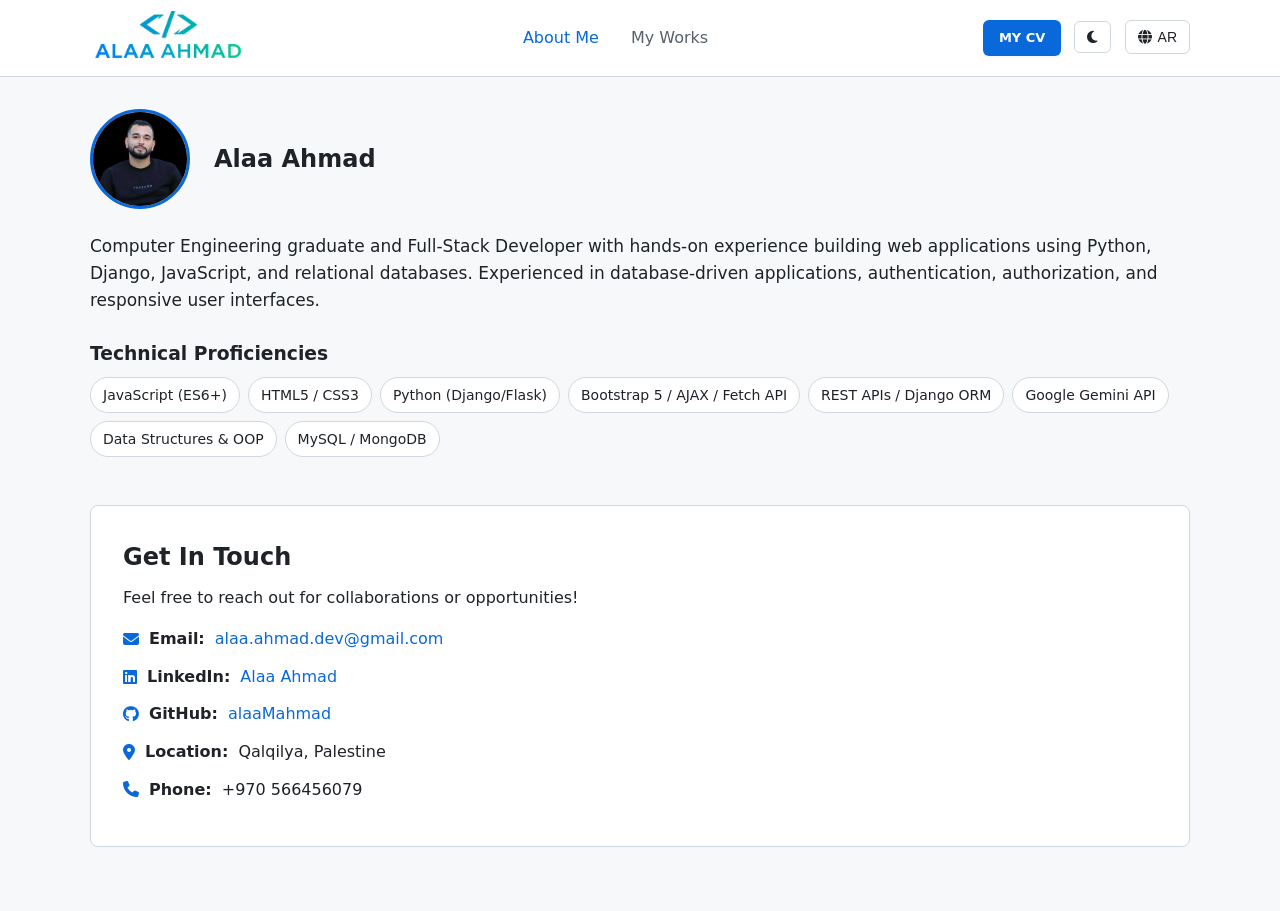
<file: index.html>
<!doctype html>
<html lang="en" dir="ltr">
  <head>
    <meta charset="UTF-8" />
    <meta name="viewport" content="width=device-width, initial-scale=1.0" />
    <title>About Alaa Ahmad</title>

    <meta
      name="description"
      content="Computer Engineering Graduate & Full-Stack Developer Portfolio - Alaa Ahmad"
    />
    <meta
      name="keywords"
      content="Alaa Ahmad, علاء أحمد, Full-Stack Developer, Computer Engineering, Portfolio, Birzeit University, Palestine"
    />
    <meta name="author" content="Alaa Ahmad" />

    <link rel="icon" type="image/png" href="images/AlaaAhmad_logo.png" />

    <link rel="stylesheet" href="./css/styles.css" />
    <link
      rel="stylesheet"
      href="https://cdnjs.cloudflare.com/ajax/libs/font-awesome/6.5.1/css/all.min.css"
    />
  </head>
  <body>
    <header class="header-div">
      <div class="nav-div container">
        <a href="index.html" class="logo-link">
          <img
            src="images/AlaaAhmad_logo.png"
            alt="Alaa Ahmad Logo"
            class="nav-logo-img"
          />
        </a>
        <nav class="nav-links" aria-label="Main Navigation">
          <div>
            <a href="index.html" class="active" data-i18n="navAbout"
              >About Me</a
            >
          </div>
          <div><a href="projects.html" data-i18n="navWorks">My Works</a></div>
        </nav>
        <div class="controls">
          <a
            href="Alaa_Ahmad_CV.pdf"
            download="Alaa_Ahmad_CV.pdf"
            class="btn-download-nav"
            data-i18n="downloadCV"
          >
            <i class="fa-solid fa-file-arrow-down"></i>
            <span>MY CV</span>
          </a>
          <button id="theme-toggle" aria-label="Toggle Theme">
            <i class="fa-solid fa-moon"></i>
          </button>
          <button id="lang-toggle" aria-label="Toggle Language">
            <i class="fa-solid fa-globe"></i>
            <span data-i18n="langText">EN/AR</span>
          </button>
        </div>
      </div>
    </header>

    <main class="main-content container about-container">
      <section class="about-content" aria-labelledby="about-heading">
        <div class="profile-area">
          <img src="images/me.jpg" alt="Alaa Ahmad" class="profile-img" />
          <h1 id="about-heading" data-i18n="aboutMeTitle">Alaa Ahmad</h1>
        </div>
        <p data-i18n="aboutBio">
          Results-driven Computer Engineering graduate from Birzeit University
          and certified Full-Stack Developer. I possess hands-on experience in
          building scalable web structures and implementing responsive web
          architectments with modern front-end frameworks.
        </p>

        <h3 data-i18n="skillsTitle">Technical Proficiencies</h3>
        <div class="skills-container">
          <span class="skill-tag">JavaScript (ES6+)</span>
          <span class="skill-tag">HTML5 / CSS3</span>
          <span class="skill-tag">Python (Django/Flask)</span>
          <span class="skill-tag">Bootstrap 5 / AJAX / Fetch API</span>
          <span class="skill-tag">REST APIs / Django ORM</span>
          <span class="skill-tag">Google Gemini API</span>
          <span class="skill-tag">Data Structures & OOP</span>
          <span class="skill-tag">MySQL / MongoDB</span>
        </div>
      </section>

      <section class="contact-section" aria-labelledby="contact-heading">
        <h2 id="contact-heading" data-i18n="contactTitle">Get In Touch</h2>
        <p data-i18n="contactPrompt">
          Feel free to reach out for collaborations or opportunities!
        </p>
        <div class="contact-list">
          <div class="contact-item">
            <i class="fa-solid fa-envelope contact-icon"></i>
            <strong data-i18n="contactEmail">Email:</strong>
            <a href="mailto:alaa.ahmad.dev@gmail.com"
              >alaa.ahmad.dev@gmail.com</a
            >
          </div>
          <div class="contact-item">
            <i class="fa-brands fa-linkedin contact-icon"></i>
            <strong data-i18n="contactLinkedIn">LinkedIn:</strong>
            <a href="https://linkedin.com/in/alaa-mahmad" target="_blank"
              >Alaa Ahmad</a
            >
          </div>
          <div class="contact-item">
            <i class="fa-brands fa-github contact-icon"></i>
            <strong data-i18n="contactGitHub">GitHub:</strong>
            <a href="https://github.com/alaaMahmad" target="_blank"
              >alaaMahmad</a
            >
          </div>
          <div class="contact-item">
            <i class="fa-solid fa-location-dot contact-icon"></i>
            <strong data-i18n="contactLocation">Location:</strong>
            <span data-i18n="myLocation">Qalqilya, Palestine</span>
          </div>
          <div class="contact-item">
            <i class="fa-solid fa-phone contact-icon"></i>
            <strong data-i18n="contactPhone">Phone:</strong> +970 566456079
          </div>
        </div>
      </section>
    </main>

    <script src="js/main.js"></script>
  </body>
</html>
</file>
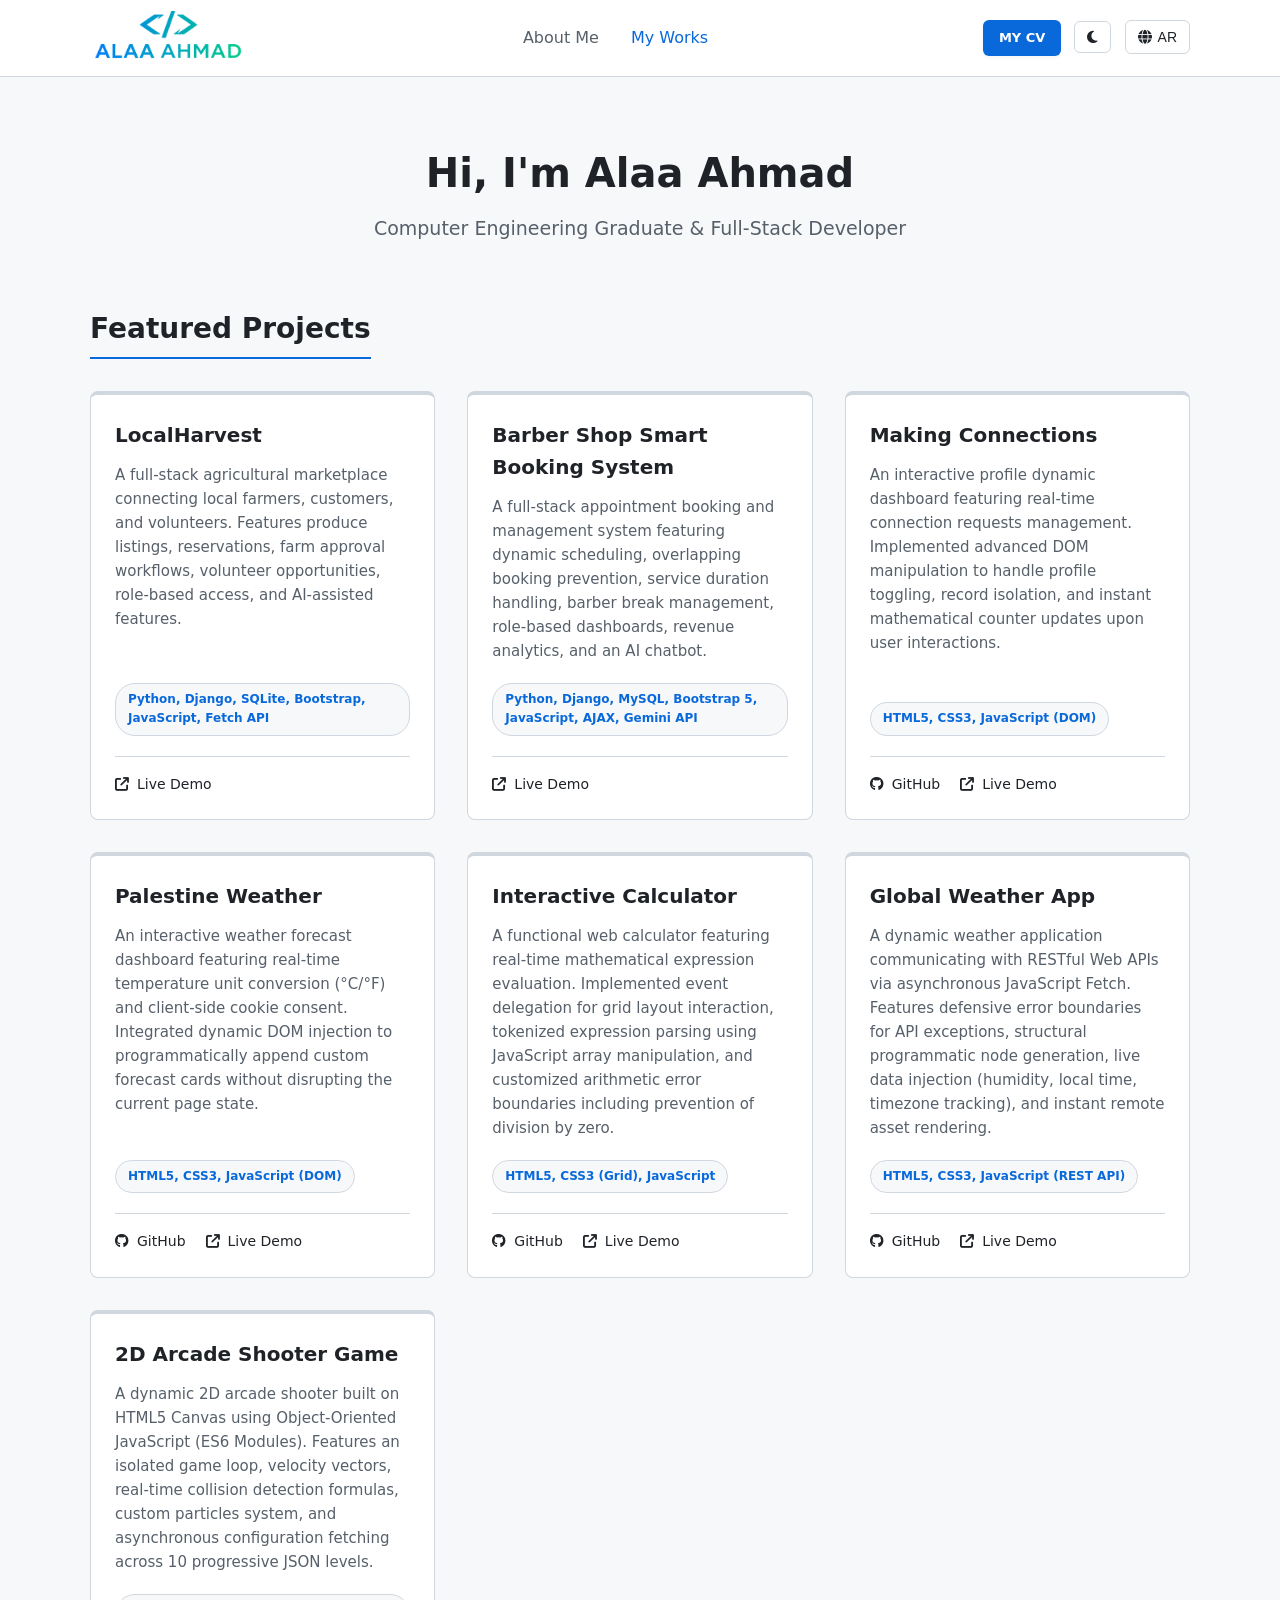
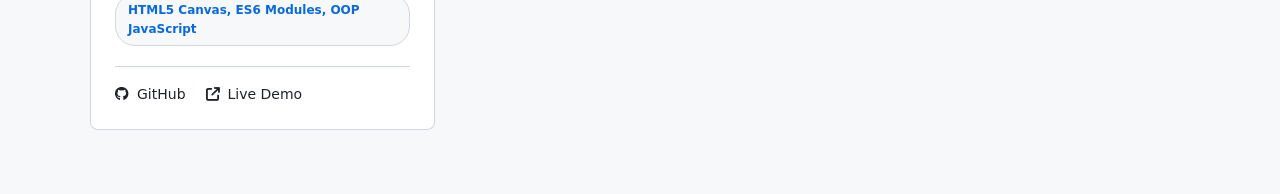
<file: projects.html>
<!doctype html>
<html lang="en" dir="ltr">
  <head>
    <meta charset="UTF-8" />
    <meta name="viewport" content="width=device-width, initial-scale=1.0" />
    <title>Alaa Ahmad | Projects</title>

    <meta
      name="description"
      content="Computer Engineering Graduate & Full-Stack Developer Portfolio - Alaa Ahmad"
    />
    <meta
      name="keywords"
      content="Alaa Ahmad, علاء أحمد, Full-Stack Developer, Computer Engineering, Portfolio, Birzeit University, Palestine"
    />
    <meta name="author" content="Alaa Ahmad" />

    <link rel="icon" type="image/png" href="images/AlaaAhmad_logo.png" />
    <link rel="stylesheet" href="./css/styles.css" />
    <link
      rel="stylesheet"
      href="https://cdnjs.cloudflare.com/ajax/libs/font-awesome/6.5.1/css/all.min.css"
    />
  </head>
  <body>
    <header class="header-div">
      <div class="nav-div container">
        <a href="index.html" class="logo-link">
          <img
            src="images/AlaaAhmad_logo.png"
            alt="Alaa Ahmad Logo"
            class="nav-logo-img"
          />
        </a>
        <nav class="nav-links" aria-label="Main Navigation">
          <div><a href="index.html" data-i18n="navAbout">About Me</a></div>
          <div>
            <a href="projects.html" class="active" data-i18n="navWorks"
              >My Works</a
            >
          </div>
        </nav>
        <div class="controls">
          <a
            href="Alaa_Ahmad_CV.pdf"
            download="Alaa_Ahmad_CV.pdf"
            class="btn-download-nav"
            data-i18n="downloadCV"
          >
            <i class="fa-solid fa-file-arrow-down"></i>
            <span>MY CV</span>
          </a>
          <button id="theme-toggle" aria-label="Toggle Theme">
            <i class="fa-solid fa-moon"></i>
          </button>
          <button id="lang-toggle" aria-label="Toggle Language">
            <i class="fa-solid fa-globe"></i>
            <span data-i18n="langText">EN/AR</span>
          </button>
        </div>
      </div>
    </header>

    <section class="hero container">
      <h1 data-i18n="heroTitle">Hi, I'm Alaa Ahmad</h1>
      <p data-i18n="heroSubtitle">
        Computer Engineering Graduate & Full-Stack Developer
      </p>
    </section>

    <main class="main-content container">
      <h2 class="section-title" data-i18n="sectionWorksTitle">
        Featured Projects
      </h2>
      <div class="projects-grid">
        <!-- LocalHarvest Palestine -->
        <article class="project-card">
          <div class="project-info">
            <h3 data-i18n="localHarvestTitle">LocalHarvest</h3>
            <p data-i18n="localHarvestDesc">
              A community marketplace connecting local farmers, households, and
              agricultural volunteers.
            </p>
            <span class="tags"
              >Python, Django, SQLite, Bootstrap, JavaScript, Fetch API</span
            >
            <div class="project-links">
              <a
                href="http://3.71.114.227/"
                target="_blank"
                rel="noopener noreferrer"
                class="demo-link"
                ><i class="fa-solid fa-arrow-up-right-from-square"></i
                ><span data-i18n="liveDemo">Live Demo</span></a
              >
            </div>
          </div>
        </article>

        <!-- Barber Shop Smart Booking System -->
        <article class="project-card">
          <div class="project-info">
            <h3 data-i18n="barberTitle">Barber Shop Smart Booking System</h3>
            <p data-i18n="barberDesc">
              An AI-powered appointment booking and management system with
              dynamic scheduling and role-based dashboards.
            </p>
            <span class="tags"
              >Python, Django, MySQL, Bootstrap 5, JavaScript, AJAX, Gemini
              API</span
            >
            <div class="project-links">
              <a
                href="http://18.195.241.176"
                target="_blank"
                rel="noopener noreferrer"
                class="demo-link"
                ><i class="fa-solid fa-arrow-up-right-from-square"></i
                ><span data-i18n="liveDemo">Live Demo</span></a
              >
            </div>
          </div>
        </article>

        <!-- Project 1 -->
        <article class="project-card">
          <div class="project-info">
            <h3 data-i18n="p1Title">Making Connections</h3>
            <p data-i18n="p1Desc">
              An interactive profile dynamic dashboard using JavaScript.
            </p>
            <span class="tags">HTML5, CSS3, JavaScript (DOM)</span>
            <div class="project-links">
              <a
                href="https://github.com/alaaMahmad/pootcamp_javaScript/tree/master/fourth_discussion/Making%20Connections"
                target="_blank"
                class="github-link"
              >
                <i class="fa-brands fa-github"></i> GitHub
              </a>
              <a
                href="https://alaaMahmad.github.io/pootcamp_javaScript/fourth_discussion/Making%20Connections/"
                target="_blank"
                class="demo-link"
              >
                <i class="fa-solid fa-arrow-up-right-from-square"></i>
                <span data-i18n="liveDemo">Live Demo</span>
              </a>
            </div>
          </div>
        </article>

        <!-- Project 2 -->
        <article class="project-card">
          <div class="project-info">
            <h3 data-i18n="p2Title">Palestine Weather</h3>
            <p data-i18n="p2Desc">
              A responsive weather forecast dashboard with live temperature
              conversion.
            </p>
            <span class="tags">HTML5, CSS3, JavaScript (DOM)</span>
            <div class="project-links">
              <a
                href="https://github.com/alaaMahmad/pootcamp_javaScript/tree/master/fourth_discussion/DojoWeather"
                target="_blank"
                class="github-link"
              >
                <i class="fa-brands fa-github"></i> GitHub
              </a>
              <a
                href="https://alaaMahmad.github.io/pootcamp_javaScript/fourth_discussion/DojoWeather/"
                target="_blank"
                class="demo-link"
              >
                <i class="fa-solid fa-arrow-up-right-from-square"></i>
                <span data-i18n="liveDemo">Live Demo</span>
              </a>
            </div>
          </div>
        </article>

        <!-- Project 3 -->
        <article class="project-card">
          <div class="project-info">
            <h3 data-i18n="p3Title">Interactive Calculator</h3>
            <p data-i18n="p3Desc">
              A functional grid-layout web calculator with evaluation error
              boundaries.
            </p>
            <span class="tags">HTML5, CSS3 (Grid), JavaScript</span>
            <div class="project-links">
              <a
                href="https://github.com/alaaMahmad/Grids-apps-projects/tree/master/calculator"
                target="_blank"
                class="github-link"
              >
                <i class="fa-brands fa-github"></i> GitHub
              </a>
              <a
                href="https://alaaMahmad.github.io/Grids-apps-projects/calculator/"
                target="_blank"
                class="demo-link"
              >
                <i class="fa-solid fa-arrow-up-right-from-square"></i>
                <span data-i18n="liveDemo">Live Demo</span>
              </a>
            </div>
          </div>
        </article>

        <!-- Project 4 -->
        <article class="project-card">
          <div class="project-info">
            <h3 data-i18n="p4Title">Global Weather App</h3>
            <p data-i18n="p4Desc">
              A dynamic weather app fetching remote data from REST APIs via
              Fetch.
            </p>
            <span class="tags">HTML5, CSS3, JavaScript (REST API)</span>
            <div class="project-links">
              <a
                href="https://github.com/alaaMahmad/Grids-apps-projects/tree/master/Weather%20App"
                target="_blank"
                class="github-link"
              >
                <i class="fa-brands fa-github"></i> GitHub
              </a>
              <a
                href="https://alaaMahmad.github.io/Grids-apps-projects/Weather%20App/"
                target="_blank"
                class="demo-link"
              >
                <i class="fa-solid fa-arrow-up-right-from-square"></i>
                <span data-i18n="liveDemo">Live Demo</span>
              </a>
            </div>
          </div>
        </article>

        <!-- Project 5 -->
        <article class="project-card">
          <div class="project-info">
            <h3 data-i18n="p5Title">2D Arcade Shooter Game</h3>
            <p data-i18n="p5Desc">
              An advanced 2D arcade shooter built on HTML5 Canvas using
              Object-Oriented JS modules.
            </p>
            <span class="tags">HTML5 Canvas, ES6 Modules, OOP JavaScript</span>
            <div class="project-links">
              <a
                href="https://github.com/alaaMahmad/Grids-apps-projects/tree/master/game_project"
                target="_blank"
                class="github-link"
              >
                <i class="fa-brands fa-github"></i> GitHub
              </a>
              <a
                href="https://alaaMahmad.github.io/Grids-apps-projects/game_project/"
                target="_blank"
                class="demo-link"
              >
                <i class="fa-solid fa-arrow-up-right-from-square"></i>
                <span data-i18n="liveDemo">Live Demo</span>
              </a>
            </div>
          </div>
        </article>
      </div>
    </main>

    <script src="js/main.js"></script>
  </body>
</html>
</file>
<file: css/styles.css>
/* 1. Global Reset & Theme Variables */
* {
    margin: 0px;
    padding: 0px;
    box-sizing: border-box;
}

:root {
    --bg-primary: #f6f8fa;
    --bg-surface: #ffffff;
    --text-primary: #1f2328;
    --text-secondary: #57606a;
    --accent: #0969da;
    --border-color: #d0d7de;
    --shadow-color: rgba(31, 35, 40, 0.04);
}

body.dark {
    --bg-primary: #0d1117;
    --bg-surface: #161b22;
    --text-primary: #e6edf3;
    --text-secondary: #7d8590;
    --accent: #2f81f7;
    --border-color: #30363d;
    --shadow-color: rgba(0, 0, 0, 0.5);
}

body {
    font-family: system-ui, -apple-system, BlinkMacSystemFont, 'Segoe UI', Roboto, sans-serif;
    line-height: 1.6;
    background-color: var(--bg-primary);
    color: var(--text-primary);
}

 /* 2. Structural Layout Styles */
.container {
    width: 90%;
    max-width: 1100px;
    margin: 0px auto;
}

 /* 3. Navigation Header */
.header-div {
    background-color: var(--bg-surface);
    border-bottom: 1px solid var(--border-color);
    padding: 6px 0px;
    position: sticky;
    top: 0px;
    z-index: 1000;
}

.nav-div {
    display: flex;
    justify-content: space-between;
    align-items: center;
    min-height: 64px;
}

.logo-link {
    display: inline-flex;
    align-items: center;
    text-decoration: none;
    height: 100%;
}

.nav-logo-img {
    height: 64px;
    width: auto;
    display: block;
    object-fit: contain;
    transition: transform 0.2s ease;
}

.logo-link:hover .nav-logo-img {
    transform: scale(1.03);
}

.nav-links {
    display: flex;
    gap: 32px;
}

.nav-links a {
    text-decoration: none;
    font-weight: 500;
    color: var(--text-secondary);
    transition: color 0.2s;
}

.nav-links a:hover, 
.nav-links a.active {
    color: var(--accent);
}

/* Controls & Buttons (Supports Arabic RTL layout seamlessly) */
.controls button {
    background: none;
    padding: 8px 12px;
    cursor: pointer;
    border-radius: 6px;
    font-size: 14px;
    border: 1px solid var(--border-color);
    color: var(--text-primary);
    margin-inline-start: 8px; /* Uses Logical Properties instead of margin-left */
    transition: background-color 0.2s, border-color 0.2s;
    display: inline-flex;
    align-items: center;
    gap: 6px;
}

.controls button:hover {
    background-color: var(--bg-primary);
}

.controls button i {
    font-size: 14px;
}

 /* 4. Hero Section */
.hero {
    padding: 64px 0px 32px 0px;
    text-align: center;
}

.hero h1 {
    font-size: 40px;
    margin-bottom: 8px;
}

.hero p {
    font-size: 19px;
    color: var(--text-secondary);
}

.section-title {
    margin: 32px 0px;
    font-size: 28px;
    display: inline-block;
    padding-bottom: 5px;
    border-bottom: 2px solid var(--accent);
}

 /* 5. Projects Grid & Cards */
/* 5. Projects Grid & Cards */
.projects-grid {
    display: grid;
    grid-template-columns: repeat(auto-fit, minmax(300px, 1fr));
    gap: 32px;
    margin-bottom: 64px;
}

.project-card {
    background-color: var(--bg-surface);
    border: 1px solid var(--border-color);
    border-top: 4px solid var(--border-color); 
    border-radius: 8px;
    overflow: hidden;
    transition: transform 0.2s, box-shadow 0.2s, border-top-color 0.2s;
    display: flex;
    flex-direction: column;
}

.project-card:hover {
    transform: translateY(-4px);
    border-top-color: var(--accent); 
    box-shadow: 0px 10px 15px -3px var(--shadow-color); 
}

.project-info {
    padding: 24px;
    display: flex;
    flex-direction: column;
    flex-grow: 1;
}

.project-info h3 {
    margin-bottom: 12px;
    font-size: 20px;
}

.project-info p {
    font-size: 15px;
    margin-bottom: 20px;
    color: var(--text-secondary);
    flex-grow: 1;
}

.tags {
    font-size: 12px;
    padding: 6px 12px;
    border-radius: 20px; 
    font-weight: bold;
    align-self: flex-start;
    background-color: var(--bg-primary);
    color: var(--accent);
    border: 1px solid var(--border-color);
}

.project-links {
    display: flex;
    gap: 20px; 
    margin-top: 20px;
    border-top: 1px solid var(--border-color); 
    padding-top: 16px;
}

.demo-link, .github-link {
    display: inline-flex;
    align-items: center;
    gap: 8px;
    color: var(--text-primary);
    text-decoration: none;
    font-size: 14px;
    font-weight: 500;
    transition: color 0.2s, opacity 0.2s;
}

.demo-link:hover {
    color: var(--accent);
    text-decoration: underline;
}

.github-link:hover {
    color: var(--accent);
}

 /* 6. About & Profile Section */
.about-container {
    padding-top: 32px;
    display: flex;
    flex-direction: column;
    gap: 48px;
    margin-bottom: 64px;
}

.profile-area {
    display: flex;
    align-items: center;
    gap: 24px;
    margin-bottom: 24px;
}

.profile-img {
    width: 100px;
    height: 100px;
    border-radius: 50%;
    object-fit: cover;
    border: 3px solid var(--accent);
    transition: border-color 0.3s ease;
}

.about-content p {
    font-size: 17px;
    margin-bottom: 24px;
}

.skills-container {
    display: flex;
    flex-wrap: wrap;
    gap: 8px;
    margin-top: 8px;
}

.skill-tag {
    padding: 6px 12px;
    border-radius: 20px;
    font-size: 14px;
    background-color: var(--bg-surface);
    border: 1px solid var(--border-color);
}

/* 7. Contact Section */
.contact-section {
    padding: 32px;
    border-radius: 8px;
    background-color: var(--bg-surface);
    border: 1px solid var(--border-color);
}

.contact-section h2 {
    margin-bottom: 8px;
}

.contact-prompt {
    color: var(--text-secondary);
}

.contact-list {
    margin-top: 16px;
}

.contact-item {
    margin-bottom: 12px;
    display: flex;
    align-items: center;
    gap: 10px;
}

.contact-item a {
    text-decoration: none;
    color: var(--accent);
}

.contact-icon {
    color: var(--accent);
}


.btn-download-nav {
    display: inline-flex;
    align-items: center;
    gap: 8px;
    background-color: var(--accent);
    color: #ffffff !important; 
    padding: 8px 16px;
    border-radius: 6px;
    text-decoration: none;
    font-weight: 600;
    font-size: 13px;
    transition: transform 0.2s ease, box-shadow 0.2s ease;
    box-shadow: 0px 2px 4px var(--shadow-color);
}

.btn-download-nav:hover {
    transform: translateY(-1px);
    box-shadow: 0px 4px 12px var(--shadow-color);
}
</file>
